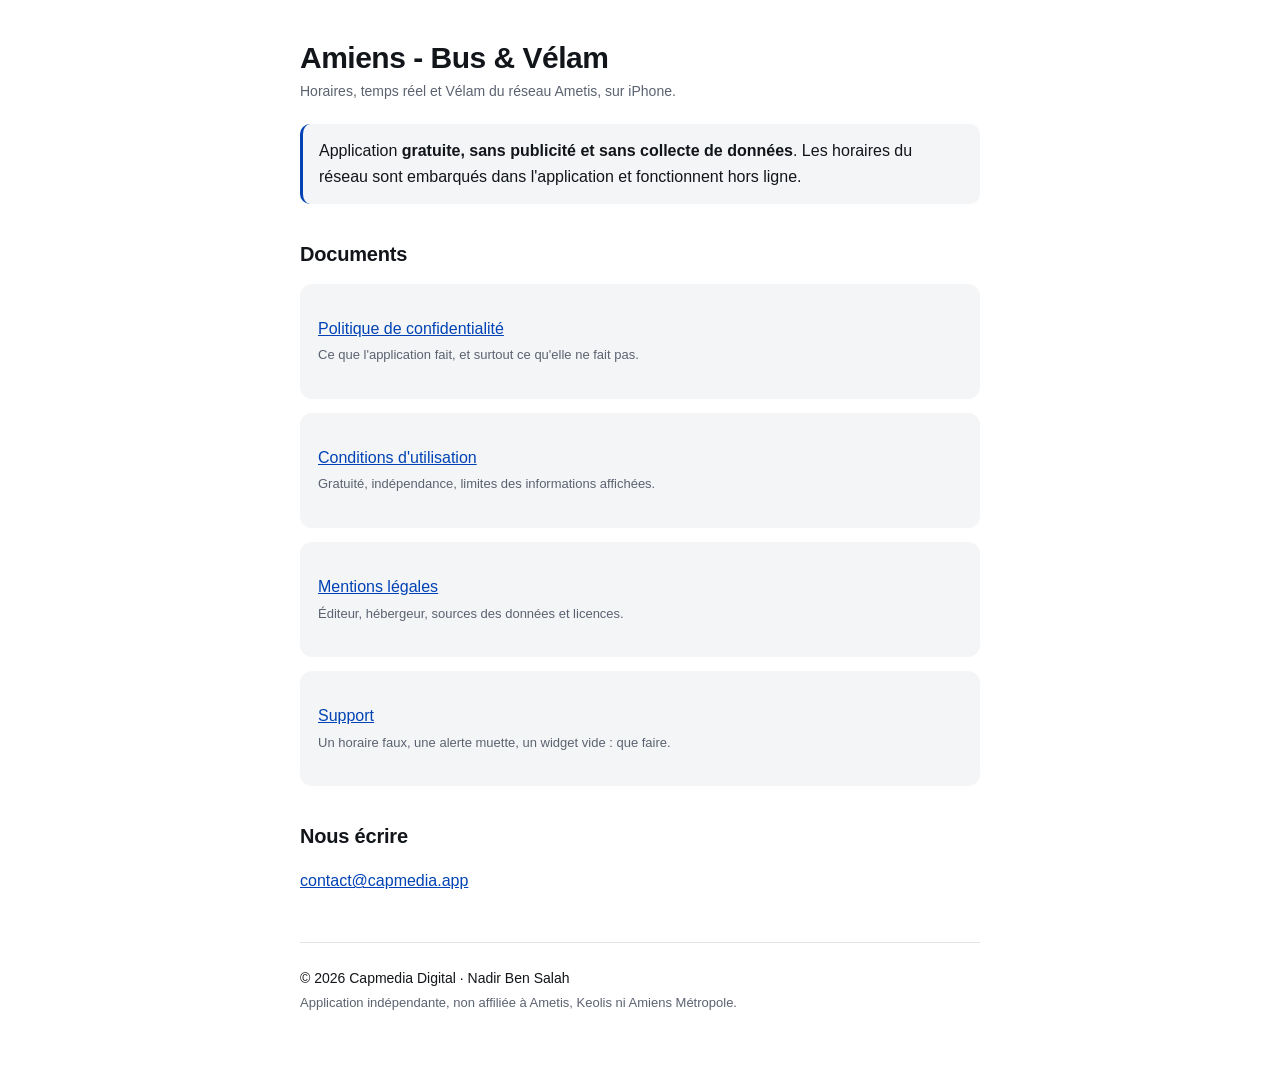
<file: amiens-bus-velam/index.html>
<!doctype html>
<html lang="fr">
<head>
<meta charset="utf-8">
<meta name="viewport" content="width=device-width, initial-scale=1">
<title>Amiens - Bus &amp; Vélam</title>
<link rel="stylesheet" href="../style.css">
</head>
<body>
<main>
<h1>Amiens - Bus &amp; Vélam</h1>
<p class="updated">Horaires, temps réel et Vélam du réseau Ametis, sur iPhone.</p>

<div class="highlight">
  <p>
    Application <strong>gratuite, sans publicité et sans collecte de données</strong>.
    Les horaires du réseau sont embarqués dans l'application et fonctionnent hors ligne.
  </p>
</div>

<h2>Documents</h2>
<div class="card">
  <p><a href="confidentialite">Politique de confidentialité</a><br>
  <span class="small">Ce que l'application fait, et surtout ce qu'elle ne fait pas.</span></p>
</div>
<div class="card">
  <p><a href="conditions">Conditions d'utilisation</a><br>
  <span class="small">Gratuité, indépendance, limites des informations affichées.</span></p>
</div>
<div class="card">
  <p><a href="mentions-legales">Mentions légales</a><br>
  <span class="small">Éditeur, hébergeur, sources des données et licences.</span></p>
</div>
<div class="card">
  <p><a href="support">Support</a><br>
  <span class="small">Un horaire faux, une alerte muette, un widget vide : que faire.</span></p>
</div>

<h2>Nous écrire</h2>
<p><a href="mailto:contact@capmedia.app">contact@capmedia.app</a></p>

<footer>
  <p>© 2026 Capmedia Digital · Nadir Ben Salah</p>
  <p class="small">Application indépendante, non affiliée à Ametis, Keolis ni Amiens Métropole.</p>
</footer>
</main>
</body>
</html>
</file>
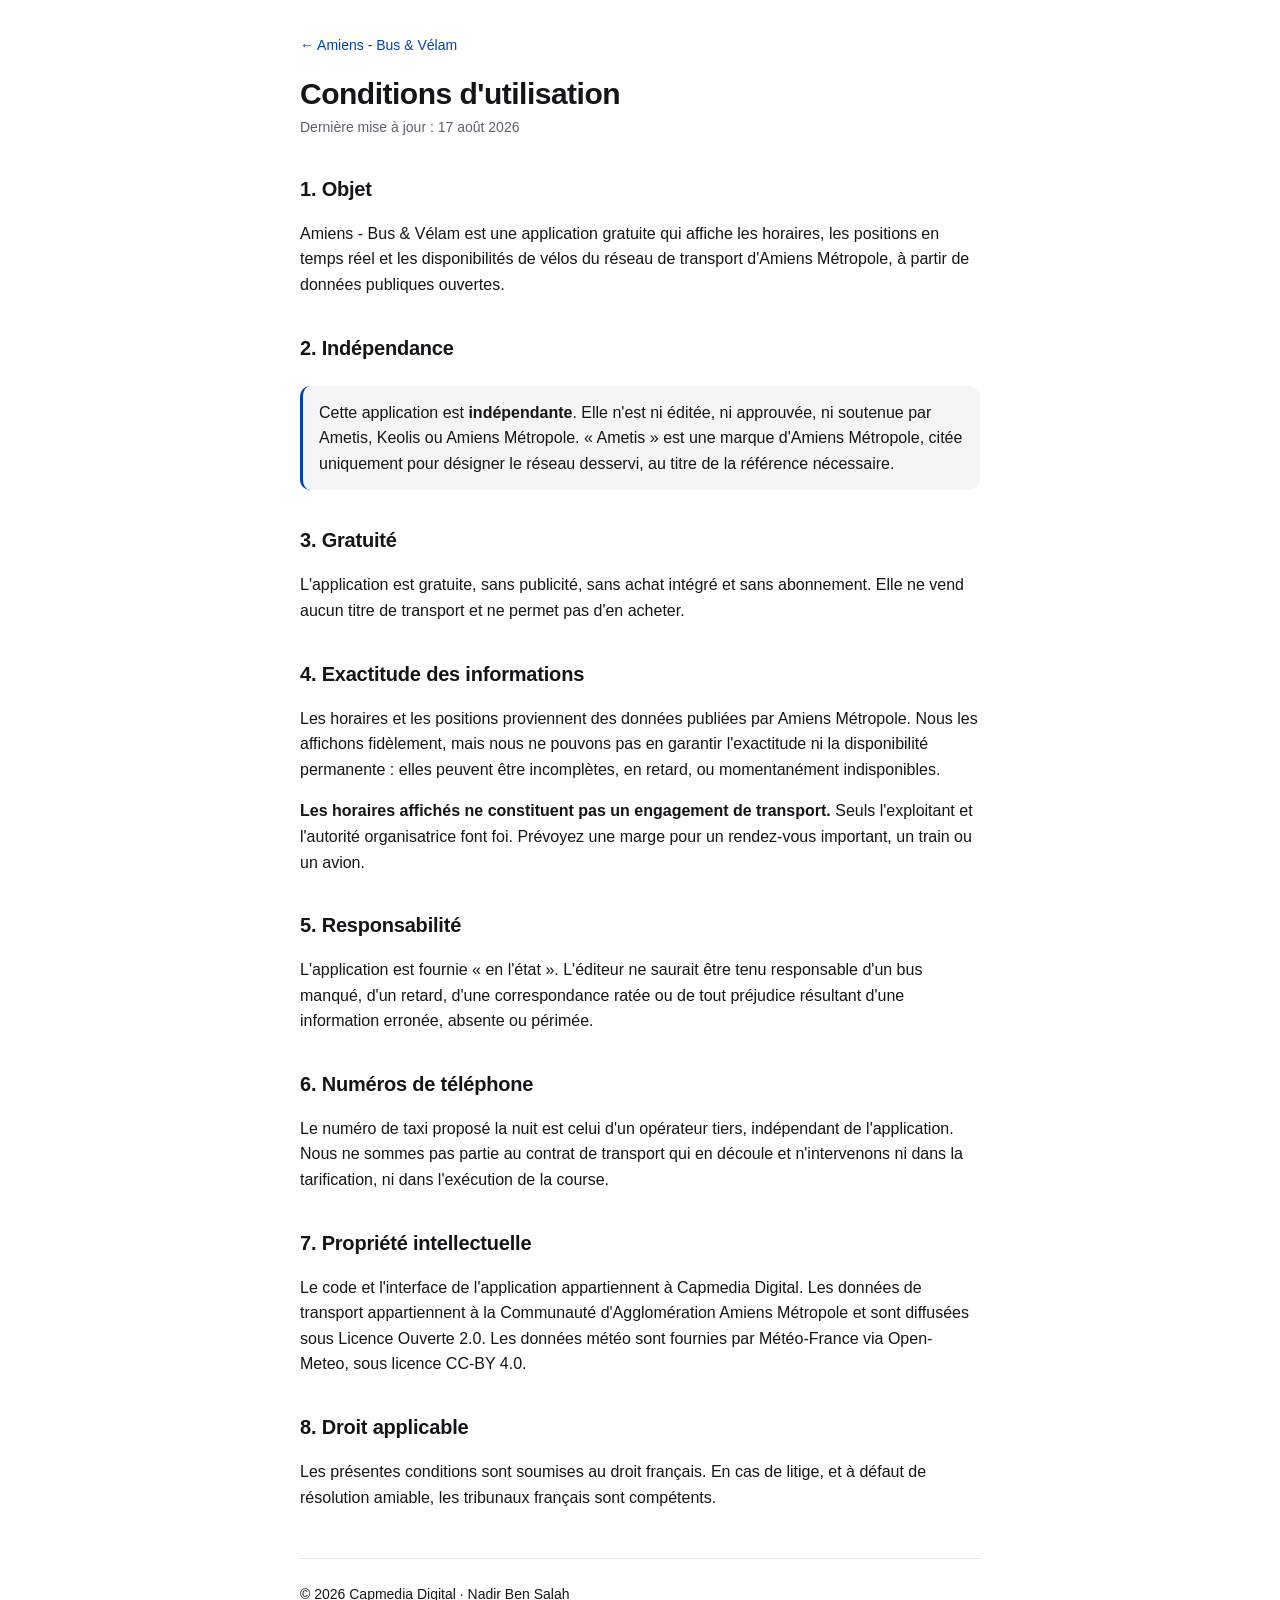
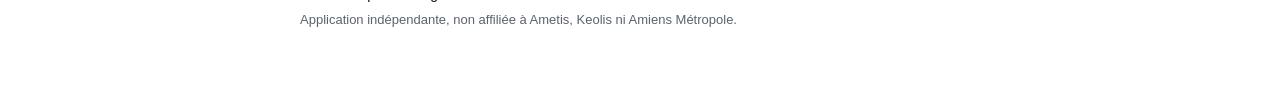
<file: amiens-bus-velam/conditions.html>
<!doctype html>
<html lang="fr">
<head>
<meta charset="utf-8">
<meta name="viewport" content="width=device-width, initial-scale=1">
<title>Conditions d'utilisation — Amiens - Bus &amp; Vélam</title>
<link rel="stylesheet" href="../style.css">
</head>
<body>
<main>
<a class="back" href="./">← Amiens - Bus &amp; Vélam</a>
<h1>Conditions d'utilisation</h1>

<p class="updated">Dernière mise à jour : 17 août 2026</p>

<h2>1. Objet</h2>
<p>
  Amiens - Bus &amp; Vélam est une application gratuite qui affiche les horaires,
  les positions en temps réel et les disponibilités de vélos du réseau de
  transport d'Amiens Métropole, à partir de données publiques ouvertes.
</p>

<h2>2. Indépendance</h2>
<div class="highlight">
  <p>
    Cette application est <strong>indépendante</strong>. Elle n'est ni éditée, ni
    approuvée, ni soutenue par Ametis, Keolis ou Amiens Métropole. « Ametis » est
    une marque d'Amiens Métropole, citée uniquement pour désigner le réseau
    desservi, au titre de la référence nécessaire.
  </p>
</div>

<h2>3. Gratuité</h2>
<p>
  L'application est gratuite, sans publicité, sans achat intégré et sans
  abonnement. Elle ne vend aucun titre de transport et ne permet pas d'en acheter.
</p>

<h2>4. Exactitude des informations</h2>
<p>
  Les horaires et les positions proviennent des données publiées par Amiens
  Métropole. Nous les affichons fidèlement, mais nous ne pouvons pas en garantir
  l'exactitude ni la disponibilité permanente : elles peuvent être incomplètes,
  en retard, ou momentanément indisponibles.
</p>
<p>
  <strong>Les horaires affichés ne constituent pas un engagement de transport.</strong>
  Seuls l'exploitant et l'autorité organisatrice font foi. Prévoyez une marge pour
  un rendez-vous important, un train ou un avion.
</p>

<h2>5. Responsabilité</h2>
<p>
  L'application est fournie « en l'état ». L'éditeur ne saurait être tenu
  responsable d'un bus manqué, d'un retard, d'une correspondance ratée ou de tout
  préjudice résultant d'une information erronée, absente ou périmée.
</p>

<h2>6. Numéros de téléphone</h2>
<p>
  Le numéro de taxi proposé la nuit est celui d'un opérateur tiers, indépendant de
  l'application. Nous ne sommes pas partie au contrat de transport qui en découle
  et n'intervenons ni dans la tarification, ni dans l'exécution de la course.
</p>

<h2>7. Propriété intellectuelle</h2>
<p>
  Le code et l'interface de l'application appartiennent à Capmedia Digital. Les
  données de transport appartiennent à la Communauté d'Agglomération Amiens
  Métropole et sont diffusées sous Licence Ouverte 2.0. Les données météo sont
  fournies par Météo-France via Open-Meteo, sous licence CC-BY 4.0.
</p>

<h2>8. Droit applicable</h2>
<p>
  Les présentes conditions sont soumises au droit français. En cas de litige, et
  à défaut de résolution amiable, les tribunaux français sont compétents.
</p>

<footer>
  <p>© 2026 Capmedia Digital · Nadir Ben Salah</p>
  <p class="small">Application indépendante, non affiliée à Ametis, Keolis ni Amiens Métropole.</p>
</footer>
</main>
</body>
</html>
</file>
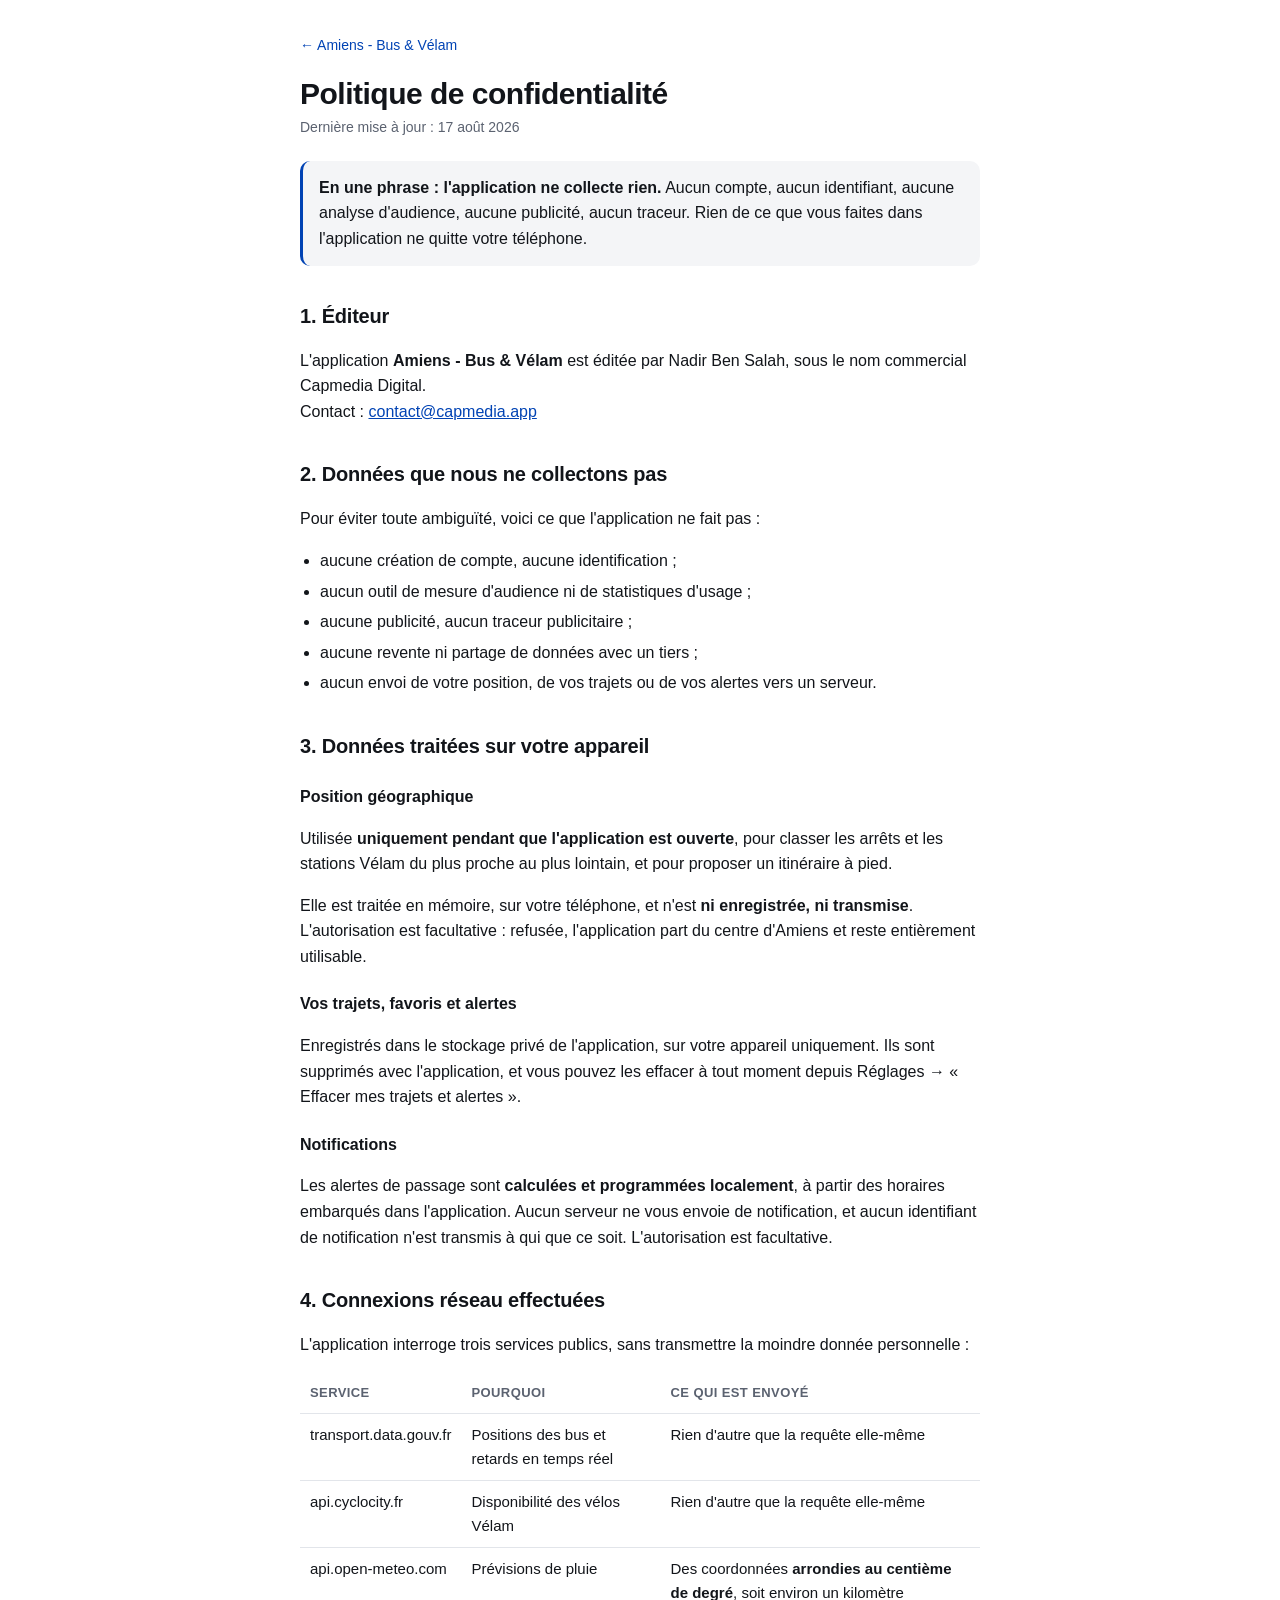
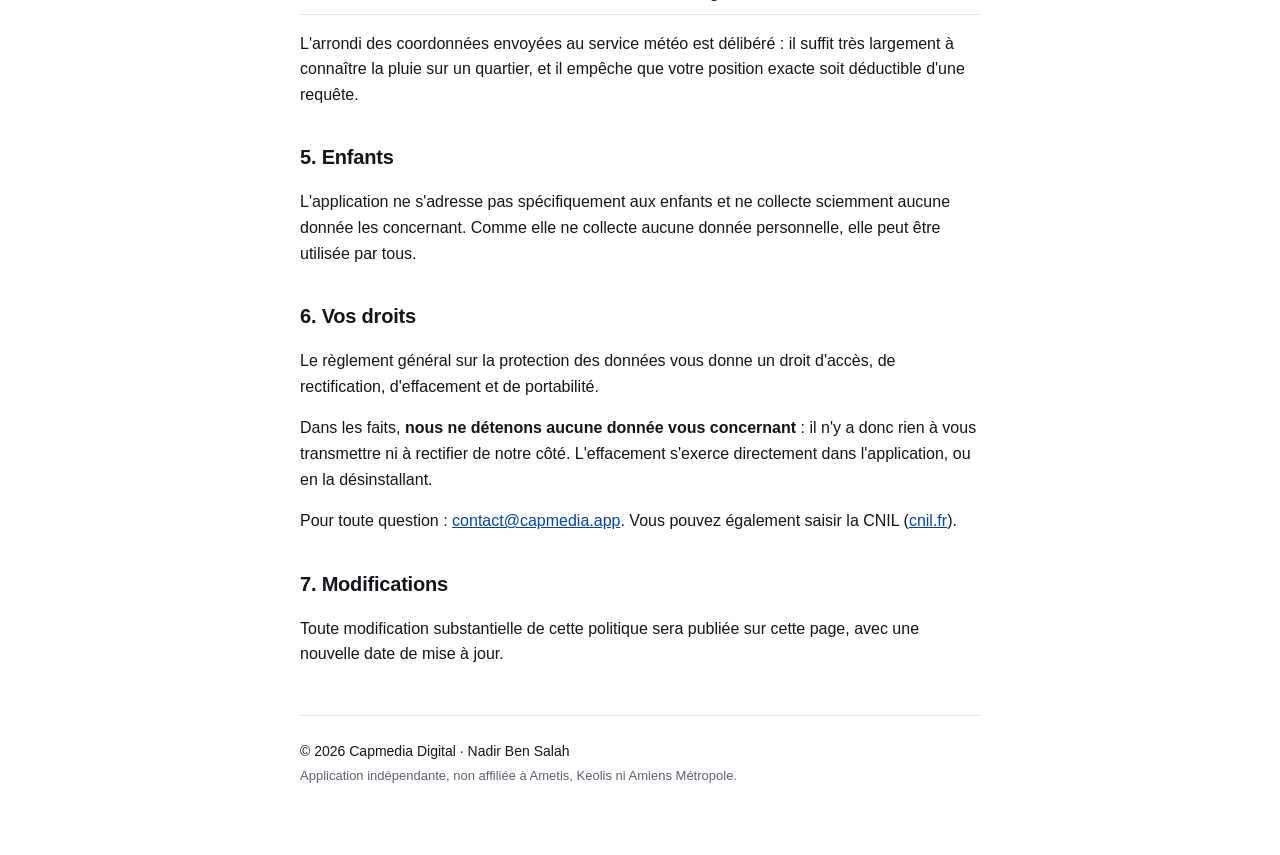
<file: amiens-bus-velam/confidentialite.html>
<!doctype html>
<html lang="fr">
<head>
<meta charset="utf-8">
<meta name="viewport" content="width=device-width, initial-scale=1">
<title>Politique de confidentialité — Amiens - Bus &amp; Vélam</title>
<link rel="stylesheet" href="../style.css">
</head>
<body>
<main>
<a class="back" href="./">← Amiens - Bus &amp; Vélam</a>
<h1>Politique de confidentialité</h1>
<p class="updated">Dernière mise à jour : 17 août 2026</p>

<div class="highlight">
  <p><strong>En une phrase : l'application ne collecte rien.</strong> Aucun compte,
  aucun identifiant, aucune analyse d'audience, aucune publicité, aucun traceur.
  Rien de ce que vous faites dans l'application ne quitte votre téléphone.</p>
</div>

<h2>1. Éditeur</h2>
<p>
  L'application <strong>Amiens - Bus &amp; Vélam</strong> est éditée par
  Nadir Ben Salah, sous le nom commercial Capmedia Digital.<br>
  Contact : <a href="mailto:contact@capmedia.app">contact@capmedia.app</a>
</p>

<h2>2. Données que nous ne collectons pas</h2>
<p>Pour éviter toute ambiguïté, voici ce que l'application ne fait pas :</p>
<ul>
  <li>aucune création de compte, aucune identification ;</li>
  <li>aucun outil de mesure d'audience ni de statistiques d'usage ;</li>
  <li>aucune publicité, aucun traceur publicitaire ;</li>
  <li>aucune revente ni partage de données avec un tiers ;</li>
  <li>aucun envoi de votre position, de vos trajets ou de vos alertes vers un serveur.</li>
</ul>

<h2>3. Données traitées sur votre appareil</h2>

<h3>Position géographique</h3>
<p>
  Utilisée <strong>uniquement pendant que l'application est ouverte</strong>, pour
  classer les arrêts et les stations Vélam du plus proche au plus lointain, et
  pour proposer un itinéraire à pied.
</p>
<p>
  Elle est traitée en mémoire, sur votre téléphone, et n'est
  <strong>ni enregistrée, ni transmise</strong>. L'autorisation est facultative :
  refusée, l'application part du centre d'Amiens et reste entièrement utilisable.
</p>

<h3>Vos trajets, favoris et alertes</h3>
<p>
  Enregistrés dans le stockage privé de l'application, sur votre appareil
  uniquement. Ils sont supprimés avec l'application, et vous pouvez les effacer à
  tout moment depuis Réglages → « Effacer mes trajets et alertes ».
</p>

<h3>Notifications</h3>
<p>
  Les alertes de passage sont <strong>calculées et programmées localement</strong>,
  à partir des horaires embarqués dans l'application. Aucun serveur ne vous envoie
  de notification, et aucun identifiant de notification n'est transmis à qui que
  ce soit. L'autorisation est facultative.
</p>

<h2>4. Connexions réseau effectuées</h2>
<p>L'application interroge trois services publics, sans transmettre la moindre donnée personnelle :</p>
<table>
  <thead><tr><th>Service</th><th>Pourquoi</th><th>Ce qui est envoyé</th></tr></thead>
  <tbody>
    <tr>
      <td>transport.data.gouv.fr</td>
      <td>Positions des bus et retards en temps réel</td>
      <td>Rien d'autre que la requête elle-même</td>
    </tr>
    <tr>
      <td>api.cyclocity.fr</td>
      <td>Disponibilité des vélos Vélam</td>
      <td>Rien d'autre que la requête elle-même</td>
    </tr>
    <tr>
      <td>api.open-meteo.com</td>
      <td>Prévisions de pluie</td>
      <td>Des coordonnées <strong>arrondies au centième de degré</strong>, soit environ un kilomètre</td>
    </tr>
  </tbody>
</table>
<p>
  L'arrondi des coordonnées envoyées au service météo est délibéré : il suffit
  très largement à connaître la pluie sur un quartier, et il empêche que votre
  position exacte soit déductible d'une requête.
</p>

<h2>5. Enfants</h2>
<p>
  L'application ne s'adresse pas spécifiquement aux enfants et ne collecte
  sciemment aucune donnée les concernant. Comme elle ne collecte aucune donnée
  personnelle, elle peut être utilisée par tous.
</p>

<h2>6. Vos droits</h2>
<p>
  Le règlement général sur la protection des données vous donne un droit d'accès,
  de rectification, d'effacement et de portabilité.
</p>
<p>
  Dans les faits, <strong>nous ne détenons aucune donnée vous concernant</strong> :
  il n'y a donc rien à vous transmettre ni à rectifier de notre côté. L'effacement
  s'exerce directement dans l'application, ou en la désinstallant.
</p>
<p>
  Pour toute question :
  <a href="mailto:contact@capmedia.app">contact@capmedia.app</a>. Vous pouvez
  également saisir la CNIL (<a href="https://www.cnil.fr" rel="noopener">cnil.fr</a>).
</p>

<h2>7. Modifications</h2>
<p>
  Toute modification substantielle de cette politique sera publiée sur cette page,
  avec une nouvelle date de mise à jour.
</p>

<footer>
  <p>© 2026 Capmedia Digital · Nadir Ben Salah</p>
  <p class="small">
    Application indépendante, non affiliée à Ametis, Keolis ni Amiens Métropole.
  </p>
</footer>
</main>
</body>
</html>
</file>
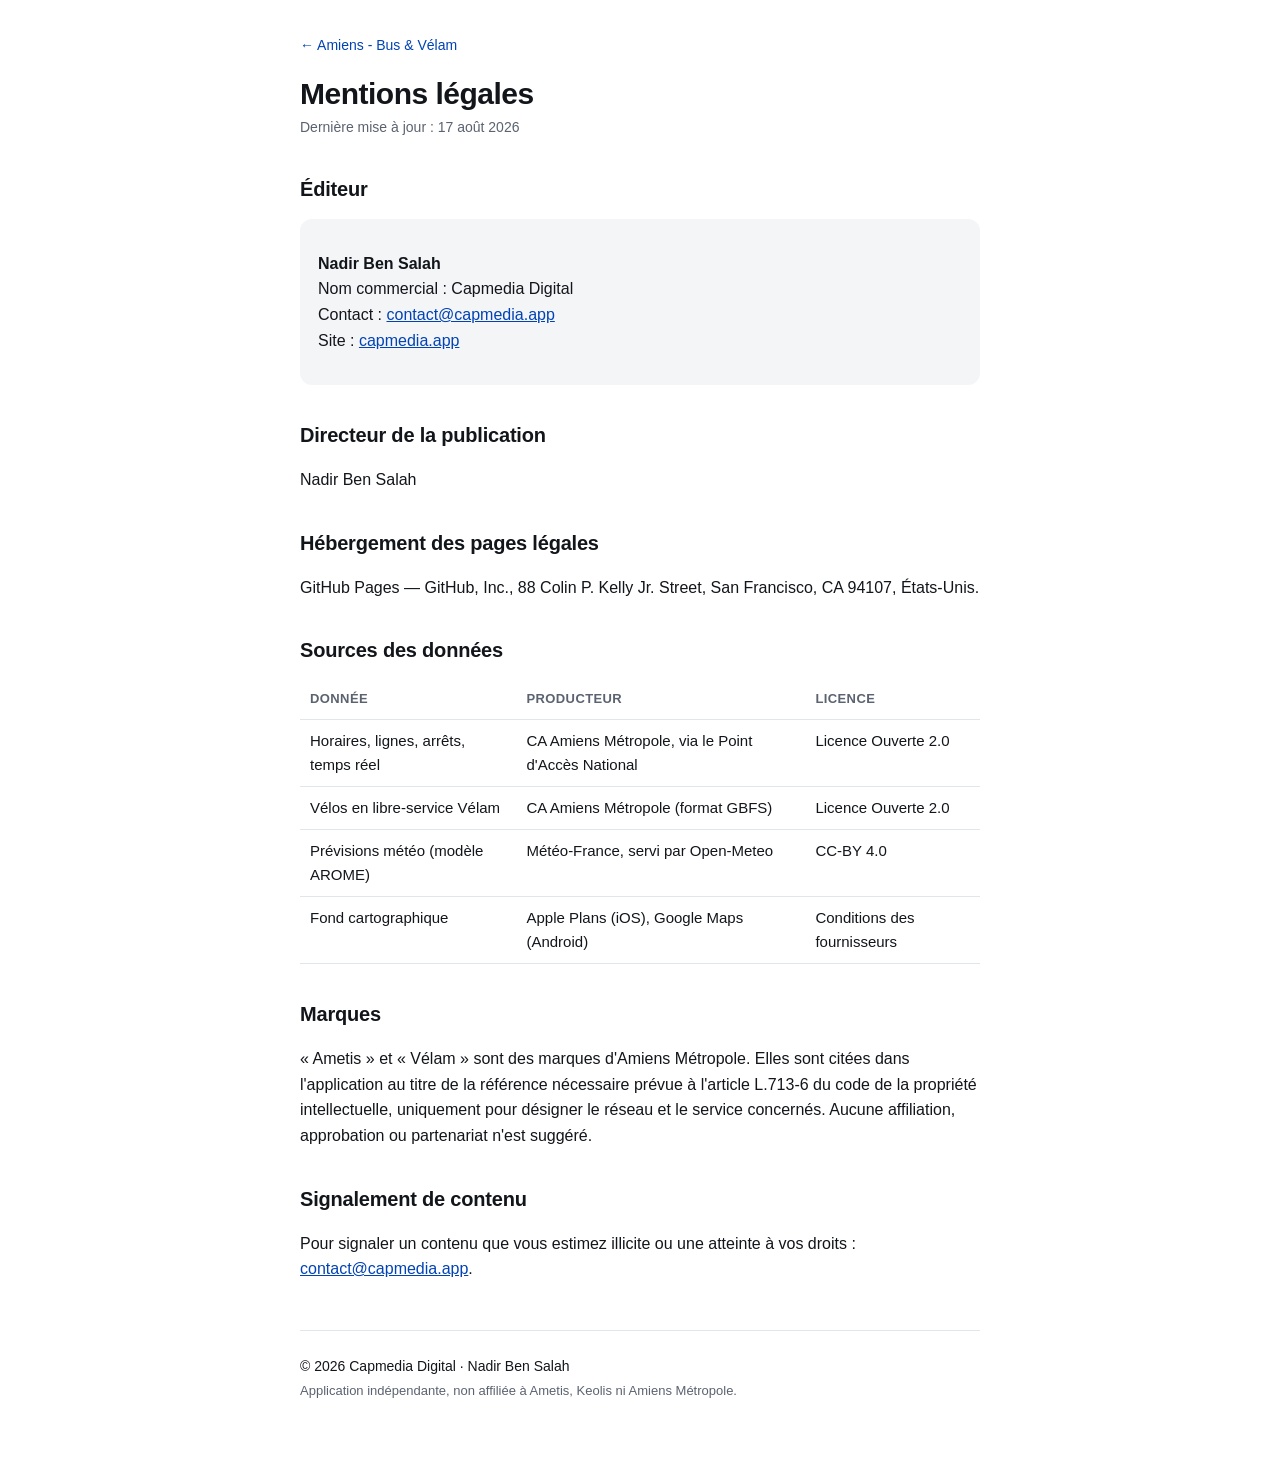
<file: amiens-bus-velam/mentions-legales.html>
<!doctype html>
<html lang="fr">
<head>
<meta charset="utf-8">
<meta name="viewport" content="width=device-width, initial-scale=1">
<title>Mentions légales — Amiens - Bus &amp; Vélam</title>
<link rel="stylesheet" href="../style.css">
</head>
<body>
<main>
<a class="back" href="./">← Amiens - Bus &amp; Vélam</a>
<h1>Mentions légales</h1>

<p class="updated">Dernière mise à jour : 17 août 2026</p>

<h2>Éditeur</h2>
<div class="card">
  <p>
    <strong>Nadir Ben Salah</strong><br>
    Nom commercial : Capmedia Digital<br>
    Contact : <a href="mailto:contact@capmedia.app">contact@capmedia.app</a><br>
    Site : <a href="https://capmedia.app">capmedia.app</a>
  </p>
</div>

<h2>Directeur de la publication</h2>
<p>Nadir Ben Salah</p>

<h2>Hébergement des pages légales</h2>
<p>
  GitHub Pages — GitHub, Inc., 88 Colin P. Kelly Jr. Street, San Francisco,
  CA 94107, États-Unis.
</p>

<h2>Sources des données</h2>
<table>
  <thead><tr><th>Donnée</th><th>Producteur</th><th>Licence</th></tr></thead>
  <tbody>
    <tr>
      <td>Horaires, lignes, arrêts, temps réel</td>
      <td>CA Amiens Métropole, via le Point d'Accès National</td>
      <td>Licence Ouverte 2.0</td>
    </tr>
    <tr>
      <td>Vélos en libre-service Vélam</td>
      <td>CA Amiens Métropole (format GBFS)</td>
      <td>Licence Ouverte 2.0</td>
    </tr>
    <tr>
      <td>Prévisions météo (modèle AROME)</td>
      <td>Météo-France, servi par Open-Meteo</td>
      <td>CC-BY 4.0</td>
    </tr>
    <tr>
      <td>Fond cartographique</td>
      <td>Apple Plans (iOS), Google Maps (Android)</td>
      <td>Conditions des fournisseurs</td>
    </tr>
  </tbody>
</table>

<h2>Marques</h2>
<p>
  « Ametis » et « Vélam » sont des marques d'Amiens Métropole. Elles sont citées
  dans l'application au titre de la référence nécessaire prévue à l'article
  L.713-6 du code de la propriété intellectuelle, uniquement pour désigner le
  réseau et le service concernés. Aucune affiliation, approbation ou partenariat
  n'est suggéré.
</p>

<h2>Signalement de contenu</h2>
<p>
  Pour signaler un contenu que vous estimez illicite ou une atteinte à vos droits :
  <a href="mailto:contact@capmedia.app">contact@capmedia.app</a>.
</p>

<footer>
  <p>© 2026 Capmedia Digital · Nadir Ben Salah</p>
  <p class="small">Application indépendante, non affiliée à Ametis, Keolis ni Amiens Métropole.</p>
</footer>
</main>
</body>
</html>
</file>
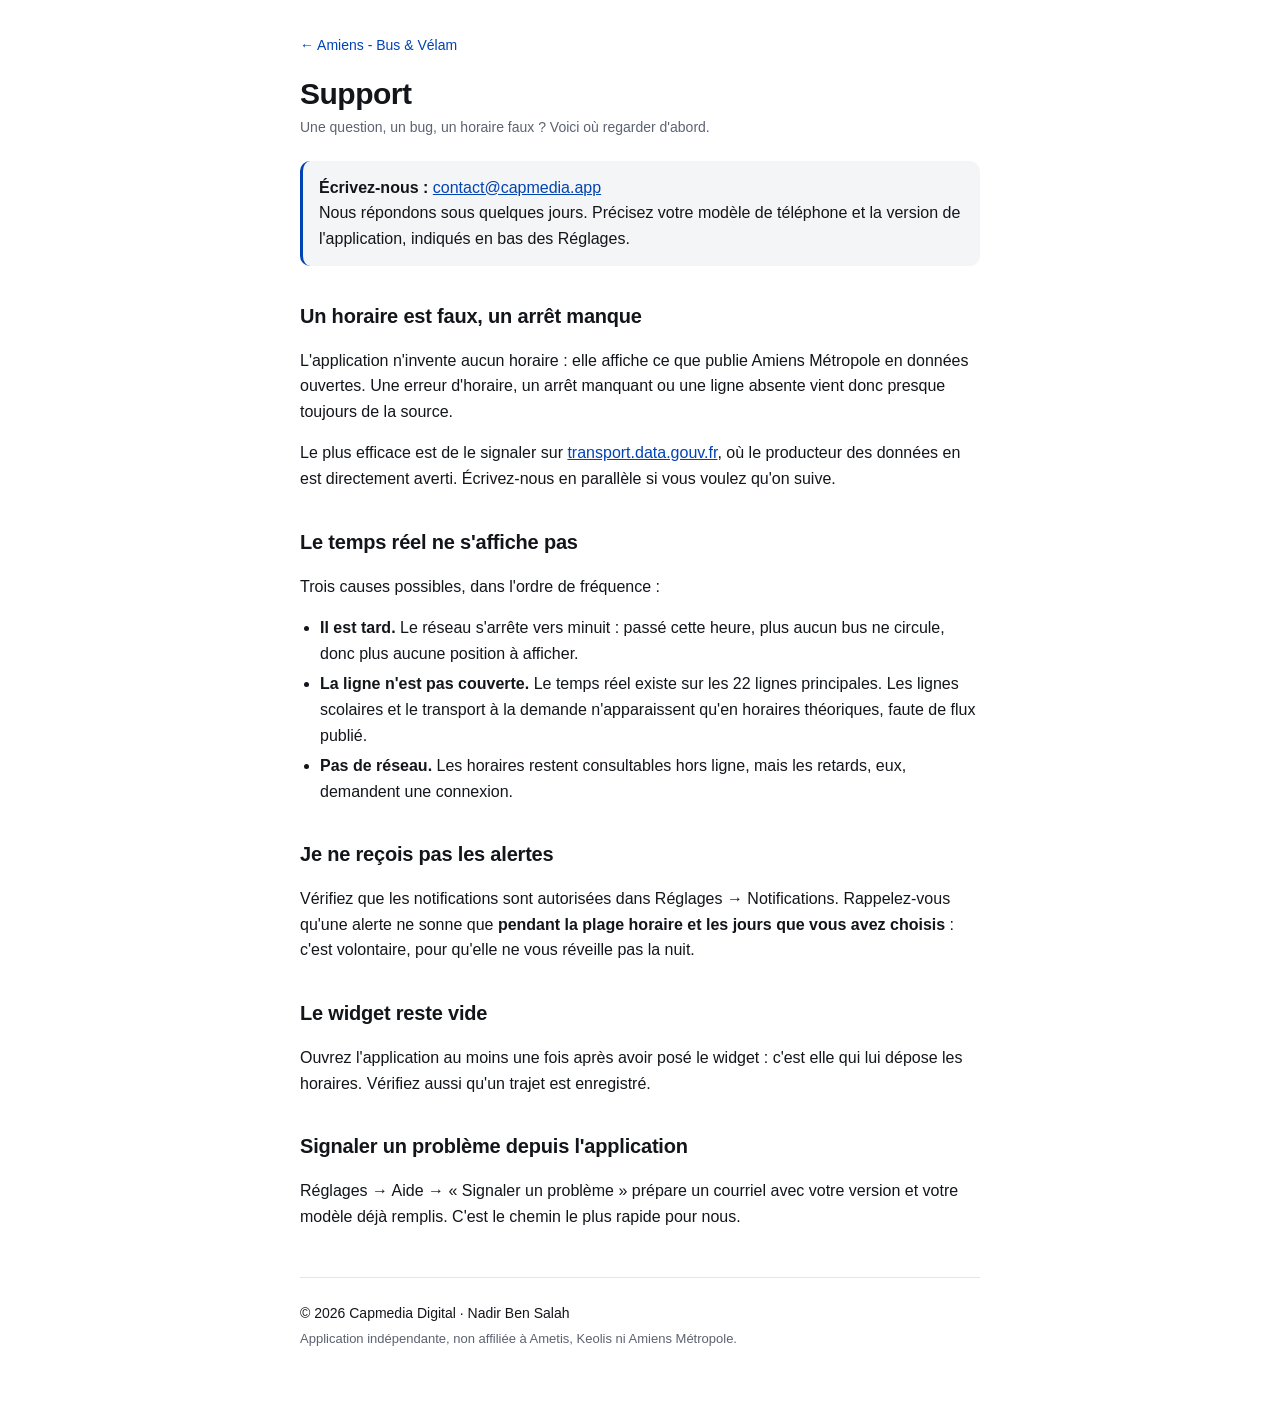
<file: amiens-bus-velam/support.html>
<!doctype html>
<html lang="fr">
<head>
<meta charset="utf-8">
<meta name="viewport" content="width=device-width, initial-scale=1">
<title>Support — Amiens - Bus &amp; Vélam</title>
<link rel="stylesheet" href="../style.css">
</head>
<body>
<main>
<a class="back" href="./">← Amiens - Bus &amp; Vélam</a>
<h1>Support</h1>

<p class="updated">Une question, un bug, un horaire faux ? Voici où regarder d'abord.</p>

<div class="highlight">
  <p><strong>Écrivez-nous :</strong>
  <a href="mailto:contact@capmedia.app">contact@capmedia.app</a><br>
  Nous répondons sous quelques jours. Précisez votre modèle de téléphone et la
  version de l'application, indiqués en bas des Réglages.</p>
</div>

<h2>Un horaire est faux, un arrêt manque</h2>
<p>
  L'application n'invente aucun horaire : elle affiche ce que publie Amiens
  Métropole en données ouvertes. Une erreur d'horaire, un arrêt manquant ou une
  ligne absente vient donc presque toujours de la source.
</p>
<p>
  Le plus efficace est de le signaler sur
  <a href="https://transport.data.gouv.fr/datasets/ametis" rel="noopener">transport.data.gouv.fr</a>,
  où le producteur des données en est directement averti. Écrivez-nous en
  parallèle si vous voulez qu'on suive.
</p>

<h2>Le temps réel ne s'affiche pas</h2>
<p>Trois causes possibles, dans l'ordre de fréquence :</p>
<ul>
  <li><strong>Il est tard.</strong> Le réseau s'arrête vers minuit : passé cette
      heure, plus aucun bus ne circule, donc plus aucune position à afficher.</li>
  <li><strong>La ligne n'est pas couverte.</strong> Le temps réel existe sur les
      22 lignes principales. Les lignes scolaires et le transport à la demande
      n'apparaissent qu'en horaires théoriques, faute de flux publié.</li>
  <li><strong>Pas de réseau.</strong> Les horaires restent consultables hors ligne,
      mais les retards, eux, demandent une connexion.</li>
</ul>

<h2>Je ne reçois pas les alertes</h2>
<p>
  Vérifiez que les notifications sont autorisées dans Réglages → Notifications.
  Rappelez-vous qu'une alerte ne sonne que <strong>pendant la plage horaire et les
  jours que vous avez choisis</strong> : c'est volontaire, pour qu'elle ne vous
  réveille pas la nuit.
</p>

<h2>Le widget reste vide</h2>
<p>
  Ouvrez l'application au moins une fois après avoir posé le widget : c'est elle
  qui lui dépose les horaires. Vérifiez aussi qu'un trajet est enregistré.
</p>

<h2>Signaler un problème depuis l'application</h2>
<p>
  Réglages → Aide → « Signaler un problème » prépare un courriel avec votre
  version et votre modèle déjà remplis. C'est le chemin le plus rapide pour nous.
</p>

<footer>
  <p>© 2026 Capmedia Digital · Nadir Ben Salah</p>
  <p class="small">Application indépendante, non affiliée à Ametis, Keolis ni Amiens Métropole.</p>
</footer>
</main>
</body>
</html>
</file>
<file: style.css>
/* Feuille commune aux pages legales. Volontairement minuscule : ces pages
   doivent s'ouvrir vite, sur un telephone, souvent en 3G, et rester lisibles
   dans dix ans sans dependre d'une bibliotheque. */
:root {
  --bg: #ffffff;
  --surface: #f4f5f7;
  --text: #12151a;
  --muted: #5b6270;
  --accent: #0143b4;
  --border: #e2e5ea;
}
@media (prefers-color-scheme: dark) {
  :root {
    --bg: #0e1014;
    --surface: #181b21;
    --text: #f2f4f7;
    --muted: #99a2b0;
    --accent: #6ea8ff;
    --border: #2a2f39;
  }
}
* { box-sizing: border-box; }
body {
  margin: 0;
  background: var(--bg);
  color: var(--text);
  font: 16px/1.6 -apple-system, BlinkMacSystemFont, "Segoe UI", Roboto, sans-serif;
}
main { max-width: 720px; margin: 0 auto; padding: 32px 20px 64px; }
h1 { font-size: 30px; line-height: 1.2; letter-spacing: -0.5px; margin: 8px 0 4px; }
h2 { font-size: 20px; margin: 34px 0 10px; letter-spacing: -0.2px; }
h3 { font-size: 16px; margin: 22px 0 6px; }
p, li { color: var(--text); }
a { color: var(--accent); }
.back { display: inline-block; font-size: 14px; margin-bottom: 12px; text-decoration: none; }
.updated { color: var(--muted); font-size: 14px; margin-top: 0; }
.small { font-size: 13px; color: var(--muted); }
.highlight {
  background: var(--surface);
  border-left: 3px solid var(--accent);
  border-radius: 10px;
  padding: 14px 16px;
  margin: 22px 0;
}
.highlight p { margin: 0; }
table { width: 100%; border-collapse: collapse; margin: 14px 0; font-size: 15px; }
th, td { text-align: left; padding: 9px 10px; border-bottom: 1px solid var(--border); vertical-align: top; }
th { color: var(--muted); font-weight: 600; font-size: 13px; text-transform: uppercase; letter-spacing: .4px; }
ul { padding-left: 20px; }
li { margin: 5px 0; }
footer { margin-top: 48px; padding-top: 20px; border-top: 1px solid var(--border); color: var(--muted); font-size: 14px; }
footer p { margin: 4px 0; }
.card { background: var(--surface); border-radius: 12px; padding: 16px 18px; margin: 14px 0; }
.card h3 { margin-top: 0; }
</file>
